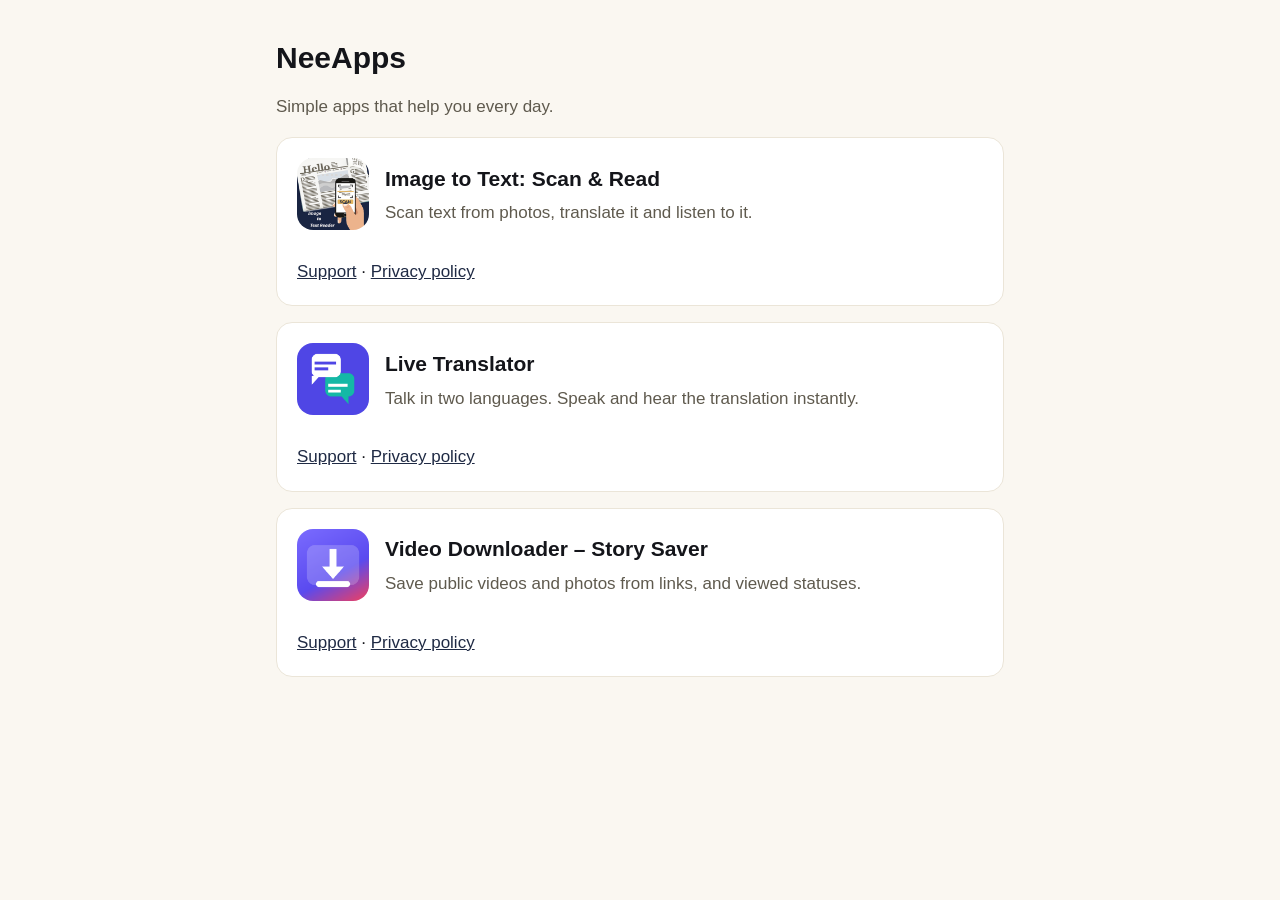
<file: index.html>
<!doctype html>
<html lang="en"><head><meta charset="utf-8"><meta name="viewport" content="width=device-width, initial-scale=1">
<title>NeeApps</title><link rel="stylesheet" href="style.css"></head>
<body><main>
<h1>NeeApps</h1>
<p class="muted">Simple apps that help you every day.</p>
<div class="card">
  <header><img src="image-to-text/icon.png" alt=""><div><h2 style="margin:0">Image to Text: Scan &amp; Read</h2><p class="muted" style="margin:4px 0 0">Scan text from photos, translate it and listen to it.</p></div></header>
  <a href="image-to-text/support.html">Support</a> · <a href="image-to-text/privacy.html">Privacy policy</a>
</div>
<div class="card">
  <header><img src="live-translator/icon.png" alt=""><div><h2 style="margin:0">Live Translator</h2><p class="muted" style="margin:4px 0 0">Talk in two languages. Speak and hear the translation instantly.</p></div></header>
  <a href="live-translator/support.html">Support</a> · <a href="live-translator/privacy.html">Privacy policy</a>
</div>
<div class="card">
  <header><img src="video-downloader/icon.png" alt=""><div><h2 style="margin:0">Video Downloader – Story Saver</h2><p class="muted" style="margin:4px 0 0">Save public videos and photos from links, and viewed statuses.</p></div></header>
  <a href="video-downloader/support.html">Support</a> · <a href="video-downloader/privacy.html">Privacy policy</a>
</div>
</main></body></html>
</file>
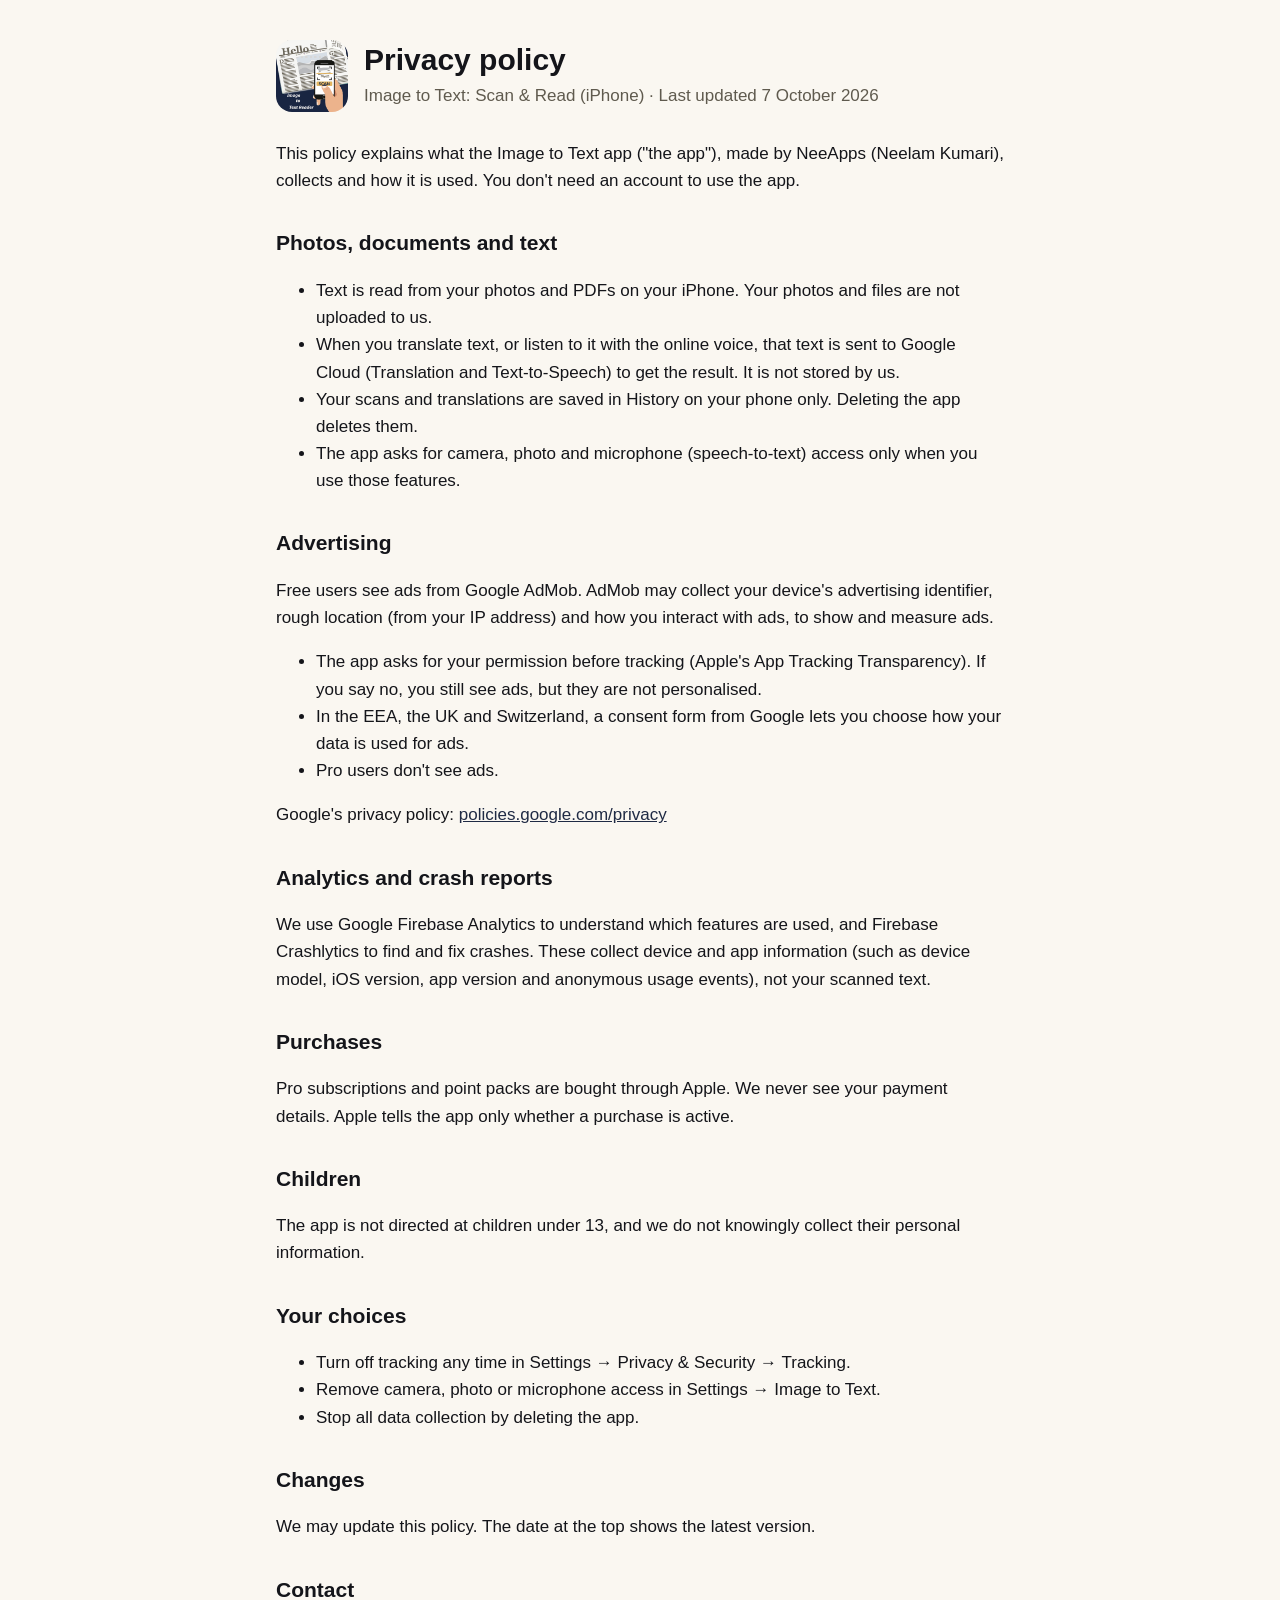
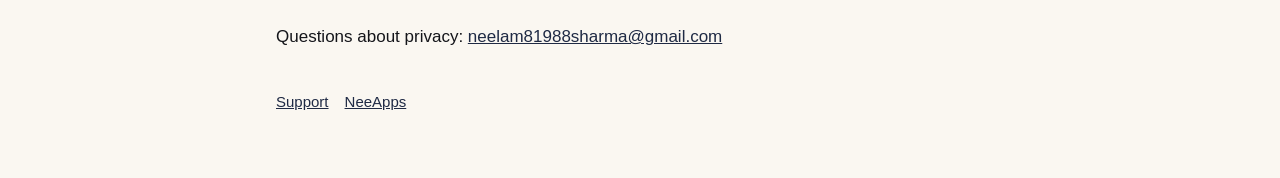
<file: image-to-text/privacy.html>
<!doctype html>
<html lang="en"><head><meta charset="utf-8"><meta name="viewport" content="width=device-width, initial-scale=1">
<title>Image to Text – Privacy policy</title><link rel="stylesheet" href="../style.css"></head>
<body><main>
<header><img src="icon.png" alt=""><div><h1>Privacy policy</h1><p class="muted" style="margin:4px 0 0">Image to Text: Scan &amp; Read (iPhone) · Last updated 7 October 2026</p></div></header>

<p>This policy explains what the Image to Text app ("the app"), made by NeeApps (Neelam Kumari), collects and how it is used. You don't need an account to use the app.</p>

<h2>Photos, documents and text</h2>
<ul>
<li>Text is read from your photos and PDFs on your iPhone. Your photos and files are not uploaded to us.</li>
<li>When you translate text, or listen to it with the online voice, that text is sent to Google Cloud (Translation and Text-to-Speech) to get the result. It is not stored by us.</li>
<li>Your scans and translations are saved in History on your phone only. Deleting the app deletes them.</li>
<li>The app asks for camera, photo and microphone (speech-to-text) access only when you use those features.</li>
</ul>

<h2>Advertising</h2>
<p>Free users see ads from Google AdMob. AdMob may collect your device's advertising identifier, rough location (from your IP address) and how you interact with ads, to show and measure ads.</p>
<ul>
<li>The app asks for your permission before tracking (Apple's App Tracking Transparency). If you say no, you still see ads, but they are not personalised.</li>
<li>In the EEA, the UK and Switzerland, a consent form from Google lets you choose how your data is used for ads.</li>
<li>Pro users don't see ads.</li>
</ul>
<p>Google's privacy policy: <a href="https://policies.google.com/privacy">policies.google.com/privacy</a></p>

<h2>Analytics and crash reports</h2>
<p>We use Google Firebase Analytics to understand which features are used, and Firebase Crashlytics to find and fix crashes. These collect device and app information (such as device model, iOS version, app version and anonymous usage events), not your scanned text.</p>

<h2>Purchases</h2>
<p>Pro subscriptions and point packs are bought through Apple. We never see your payment details. Apple tells the app only whether a purchase is active.</p>

<h2>Children</h2>
<p>The app is not directed at children under 13, and we do not knowingly collect their personal information.</p>

<h2>Your choices</h2>
<ul>
<li>Turn off tracking any time in Settings → Privacy &amp; Security → Tracking.</li>
<li>Remove camera, photo or microphone access in Settings → Image to Text.</li>
<li>Stop all data collection by deleting the app.</li>
</ul>

<h2>Changes</h2>
<p>We may update this policy. The date at the top shows the latest version.</p>

<h2>Contact</h2>
<p>Questions about privacy: <a href="mailto:neelam81988sharma@gmail.com">neelam81988sharma@gmail.com</a></p>

<nav><a href="support.html">Support</a><a href="../index.html">NeeApps</a></nav>
</main></body></html>
</file>
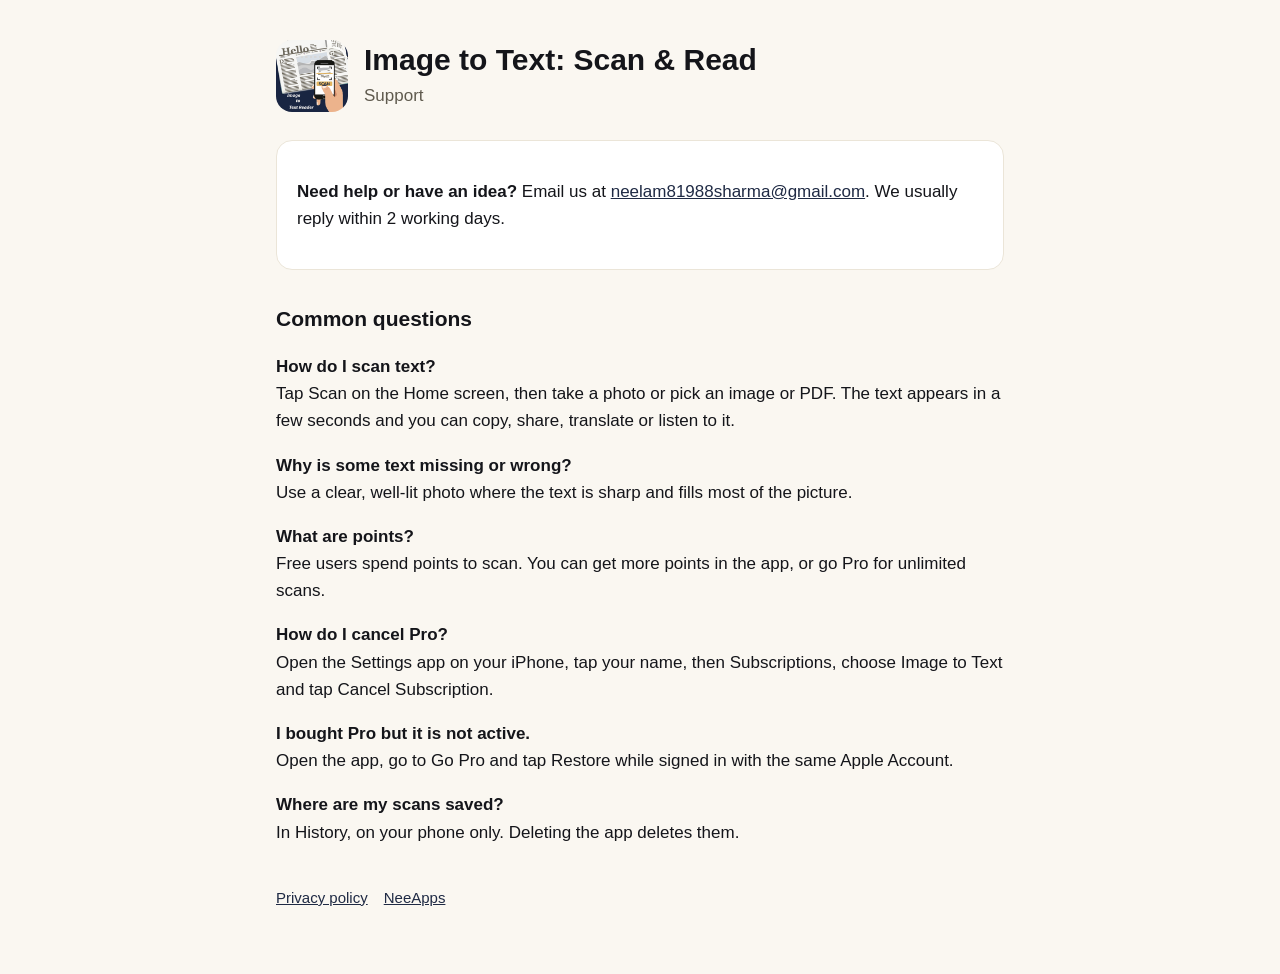
<file: image-to-text/support.html>
<!doctype html>
<html lang="en"><head><meta charset="utf-8"><meta name="viewport" content="width=device-width, initial-scale=1">
<title>Image to Text – Support</title><link rel="stylesheet" href="../style.css"></head>
<body><main>
<header><img src="icon.png" alt=""><div><h1>Image to Text: Scan &amp; Read</h1><p class="muted" style="margin:4px 0 0">Support</p></div></header>

<div class="card">
<p><strong>Need help or have an idea?</strong> Email us at <a href="mailto:neelam81988sharma@gmail.com">neelam81988sharma@gmail.com</a>. We usually reply within 2 working days.</p>
</div>

<h2>Common questions</h2>
<p><strong>How do I scan text?</strong><br>Tap Scan on the Home screen, then take a photo or pick an image or PDF. The text appears in a few seconds and you can copy, share, translate or listen to it.</p>
<p><strong>Why is some text missing or wrong?</strong><br>Use a clear, well-lit photo where the text is sharp and fills most of the picture.</p>
<p><strong>What are points?</strong><br>Free users spend points to scan. You can get more points in the app, or go Pro for unlimited scans.</p>
<p><strong>How do I cancel Pro?</strong><br>Open the Settings app on your iPhone, tap your name, then Subscriptions, choose Image to Text and tap Cancel Subscription.</p>
<p><strong>I bought Pro but it is not active.</strong><br>Open the app, go to Go Pro and tap Restore while signed in with the same Apple Account.</p>
<p><strong>Where are my scans saved?</strong><br>In History, on your phone only. Deleting the app deletes them.</p>

<nav><a href="privacy.html">Privacy policy</a><a href="../index.html">NeeApps</a></nav>
</main></body></html>
</file>
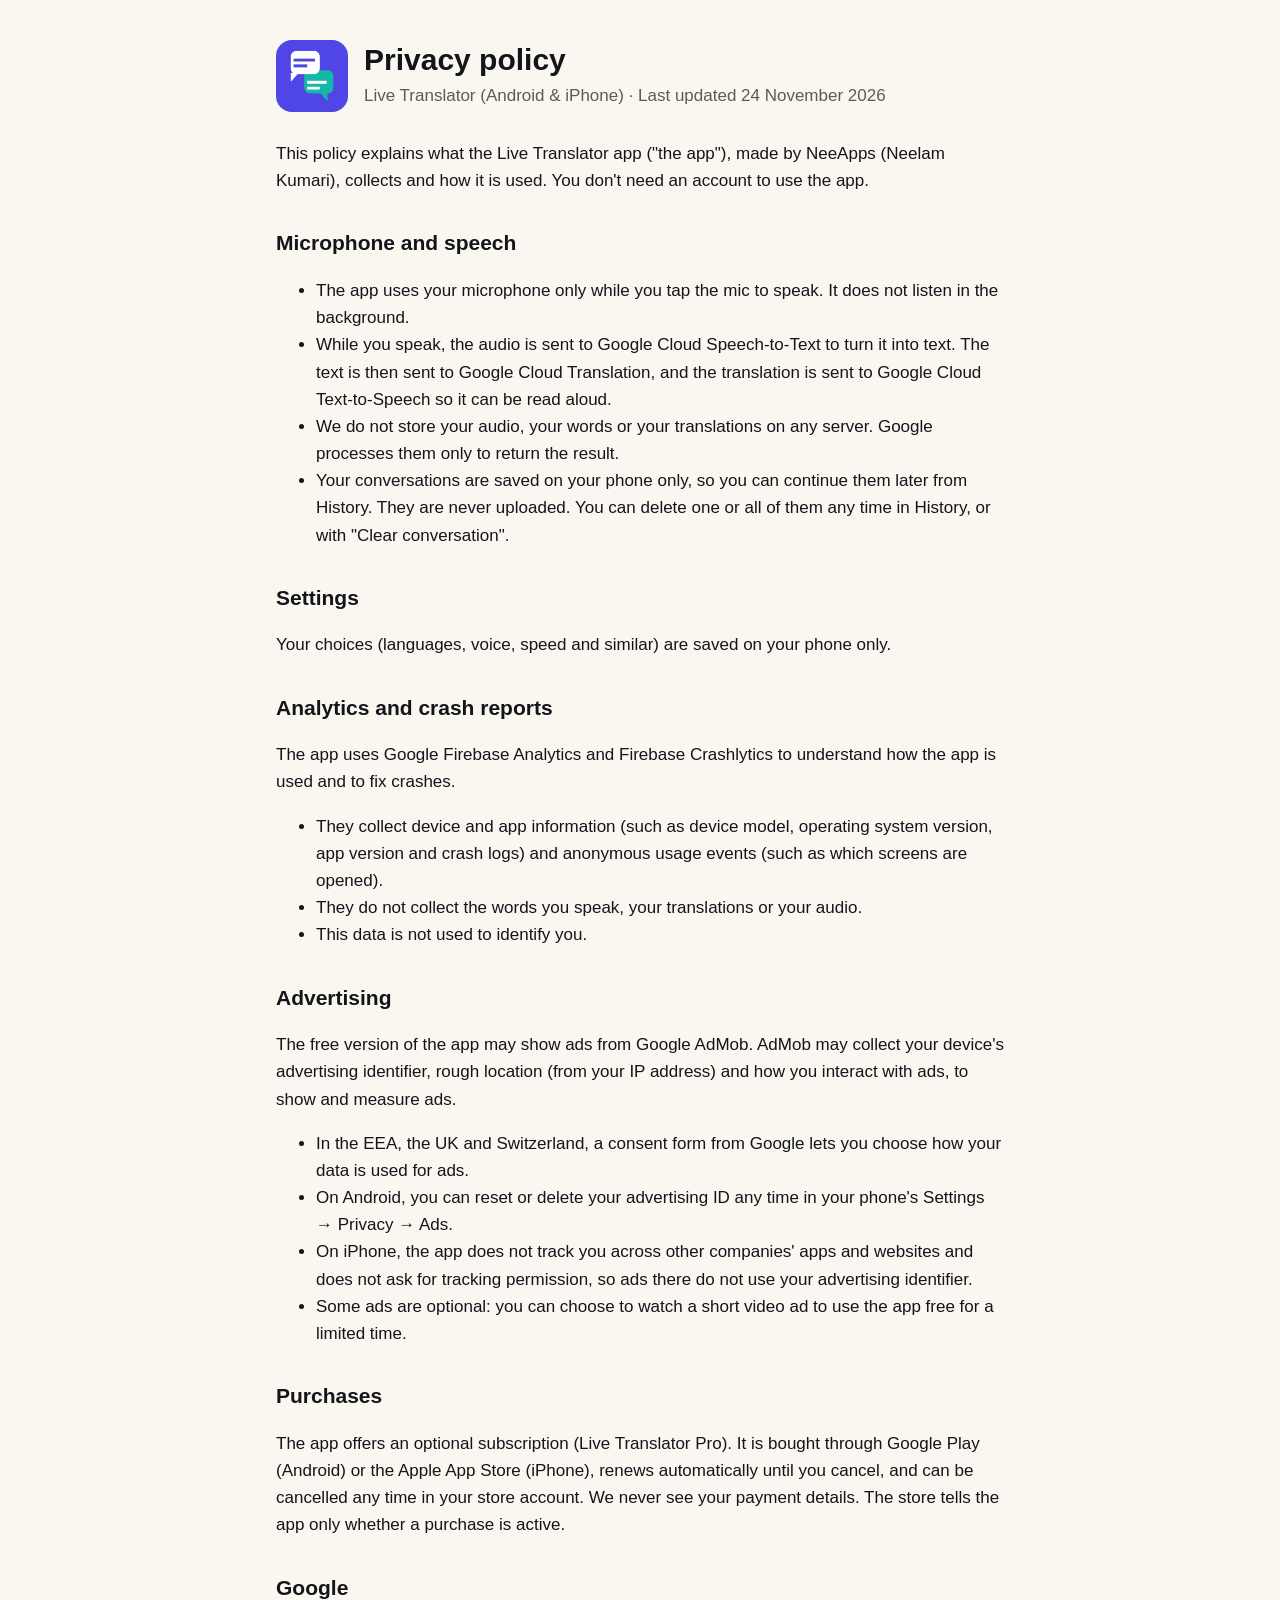
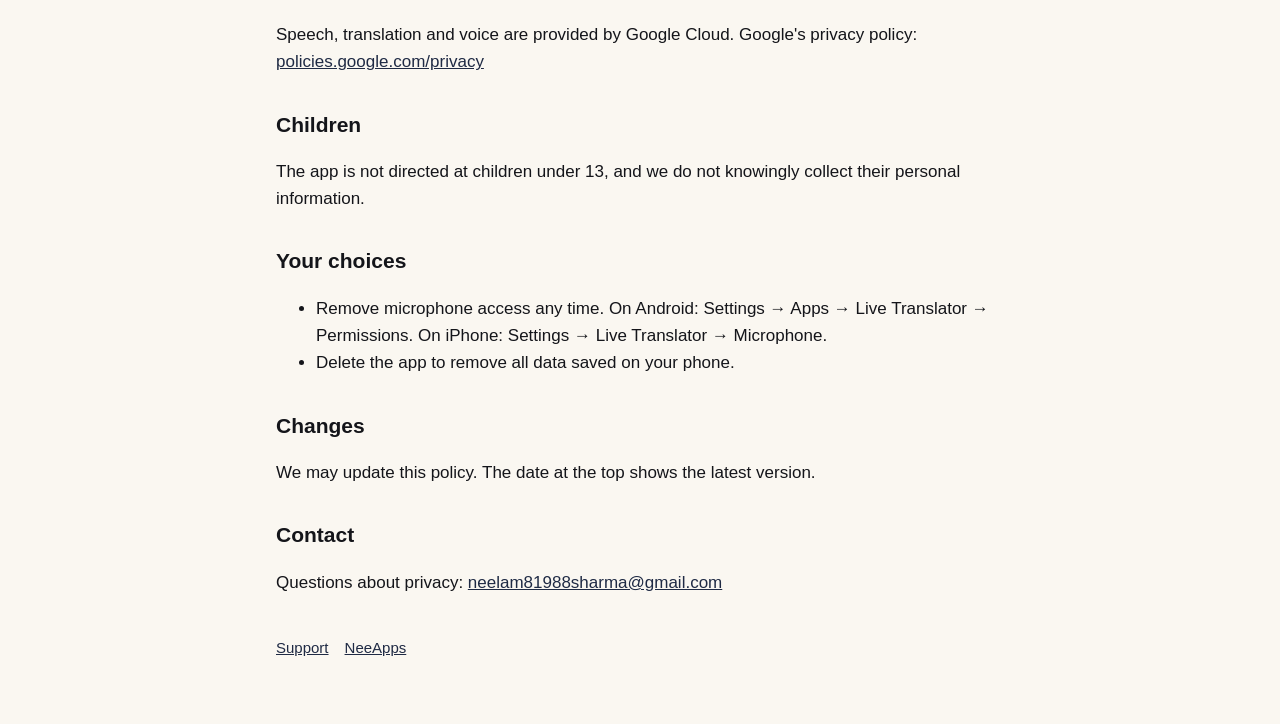
<file: live-translator/privacy.html>
<!doctype html>
<html lang="en"><head><meta charset="utf-8"><meta name="viewport" content="width=device-width, initial-scale=1">
<title>Live Translator – Privacy policy</title><link rel="stylesheet" href="../style.css"></head>
<body><main>
<header><img src="icon.png" alt=""><div><h1>Privacy policy</h1><p class="muted" style="margin:4px 0 0">Live Translator (Android &amp; iPhone) · Last updated 24 November 2026</p></div></header>

<p>This policy explains what the Live Translator app ("the app"), made by NeeApps (Neelam Kumari), collects and how it is used. You don't need an account to use the app.</p>

<h2>Microphone and speech</h2>
<ul>
<li>The app uses your microphone only while you tap the mic to speak. It does not listen in the background.</li>
<li>While you speak, the audio is sent to Google Cloud Speech-to-Text to turn it into text. The text is then sent to Google Cloud Translation, and the translation is sent to Google Cloud Text-to-Speech so it can be read aloud.</li>
<li>We do not store your audio, your words or your translations on any server. Google processes them only to return the result.</li>
<li>Your conversations are saved on your phone only, so you can continue them later from History. They are never uploaded. You can delete one or all of them any time in History, or with "Clear conversation".</li>
</ul>

<h2>Settings</h2>
<p>Your choices (languages, voice, speed and similar) are saved on your phone only.</p>

<h2>Analytics and crash reports</h2>
<p>The app uses Google Firebase Analytics and Firebase Crashlytics to understand how the app is used and to fix crashes.</p>
<ul>
<li>They collect device and app information (such as device model, operating system version, app version and crash logs) and anonymous usage events (such as which screens are opened).</li>
<li>They do not collect the words you speak, your translations or your audio.</li>
<li>This data is not used to identify you.</li>
</ul>

<h2>Advertising</h2>
<p>The free version of the app may show ads from Google AdMob. AdMob may collect your device's advertising identifier, rough location (from your IP address) and how you interact with ads, to show and measure ads.</p>
<ul>
<li>In the EEA, the UK and Switzerland, a consent form from Google lets you choose how your data is used for ads.</li>
<li>On Android, you can reset or delete your advertising ID any time in your phone's Settings → Privacy → Ads.</li>
<li>On iPhone, the app does not track you across other companies' apps and websites and does not ask for tracking permission, so ads there do not use your advertising identifier.</li>
<li>Some ads are optional: you can choose to watch a short video ad to use the app free for a limited time.</li>
</ul>

<h2>Purchases</h2>
<p>The app offers an optional subscription (Live Translator Pro). It is bought through Google Play (Android) or the Apple App Store (iPhone), renews automatically until you cancel, and can be cancelled any time in your store account. We never see your payment details. The store tells the app only whether a purchase is active.</p>

<h2>Google</h2>
<p>Speech, translation and voice are provided by Google Cloud. Google's privacy policy: <a href="https://policies.google.com/privacy">policies.google.com/privacy</a></p>

<h2>Children</h2>
<p>The app is not directed at children under 13, and we do not knowingly collect their personal information.</p>

<h2>Your choices</h2>
<ul>
<li>Remove microphone access any time. On Android: Settings → Apps → Live Translator → Permissions. On iPhone: Settings → Live Translator → Microphone.</li>
<li>Delete the app to remove all data saved on your phone.</li>
</ul>

<h2>Changes</h2>
<p>We may update this policy. The date at the top shows the latest version.</p>

<h2>Contact</h2>
<p>Questions about privacy: <a href="mailto:neelam81988sharma@gmail.com">neelam81988sharma@gmail.com</a></p>

<nav><a href="support.html">Support</a><a href="../index.html">NeeApps</a></nav>
</main></body></html>
</file>
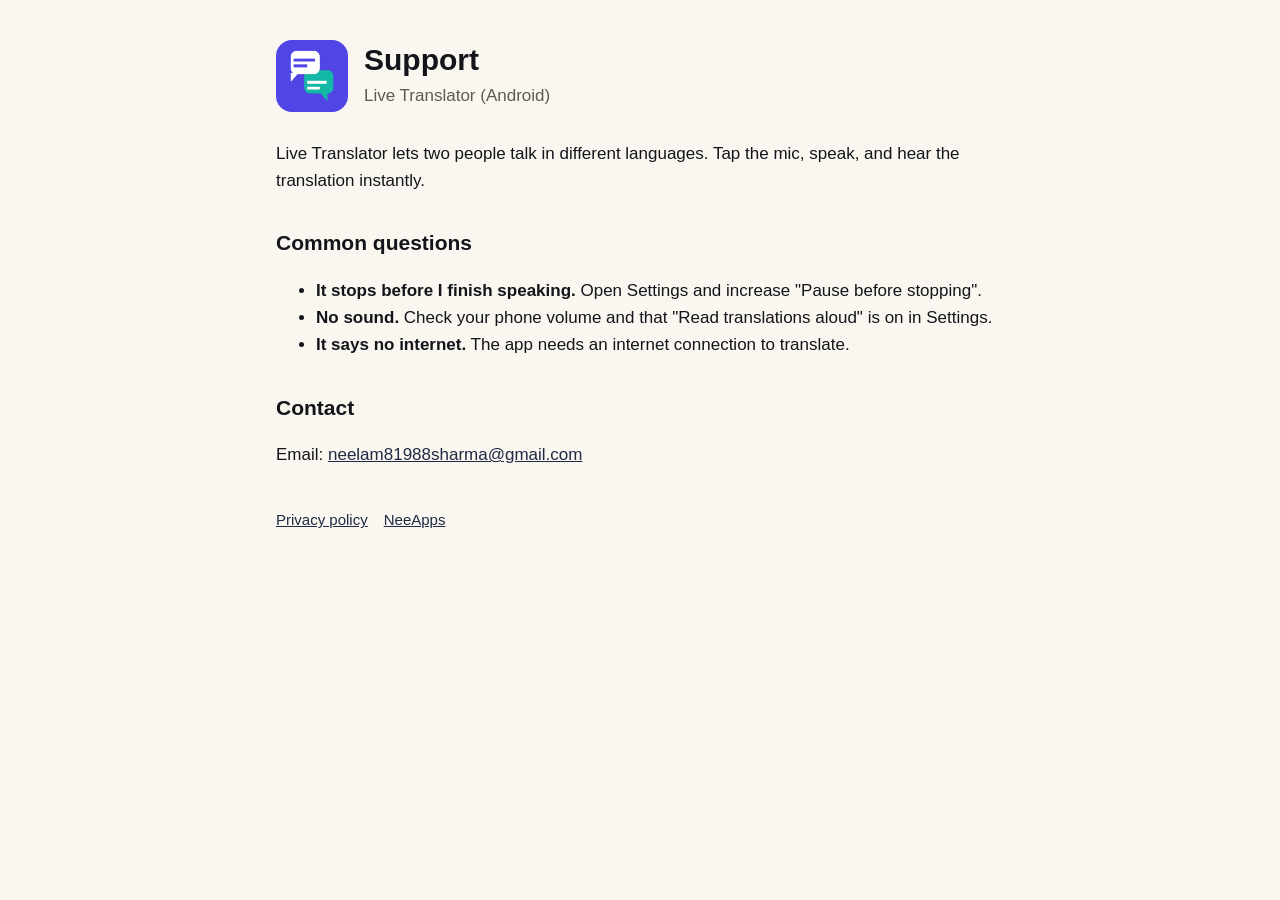
<file: live-translator/support.html>
<!doctype html>
<html lang="en"><head><meta charset="utf-8"><meta name="viewport" content="width=device-width, initial-scale=1">
<title>Live Translator – Support</title><link rel="stylesheet" href="../style.css"></head>
<body><main>
<header><img src="icon.png" alt=""><div><h1>Support</h1><p class="muted" style="margin:4px 0 0">Live Translator (Android)</p></div></header>
<p>Live Translator lets two people talk in different languages. Tap the mic, speak, and hear the translation instantly.</p>
<h2>Common questions</h2>
<ul>
<li><b>It stops before I finish speaking.</b> Open Settings and increase "Pause before stopping".</li>
<li><b>No sound.</b> Check your phone volume and that "Read translations aloud" is on in Settings.</li>
<li><b>It says no internet.</b> The app needs an internet connection to translate.</li>
</ul>
<h2>Contact</h2>
<p>Email: <a href="mailto:neelam81988sharma@gmail.com">neelam81988sharma@gmail.com</a></p>
<nav><a href="privacy.html">Privacy policy</a><a href="../index.html">NeeApps</a></nav>
</main></body></html>
</file>
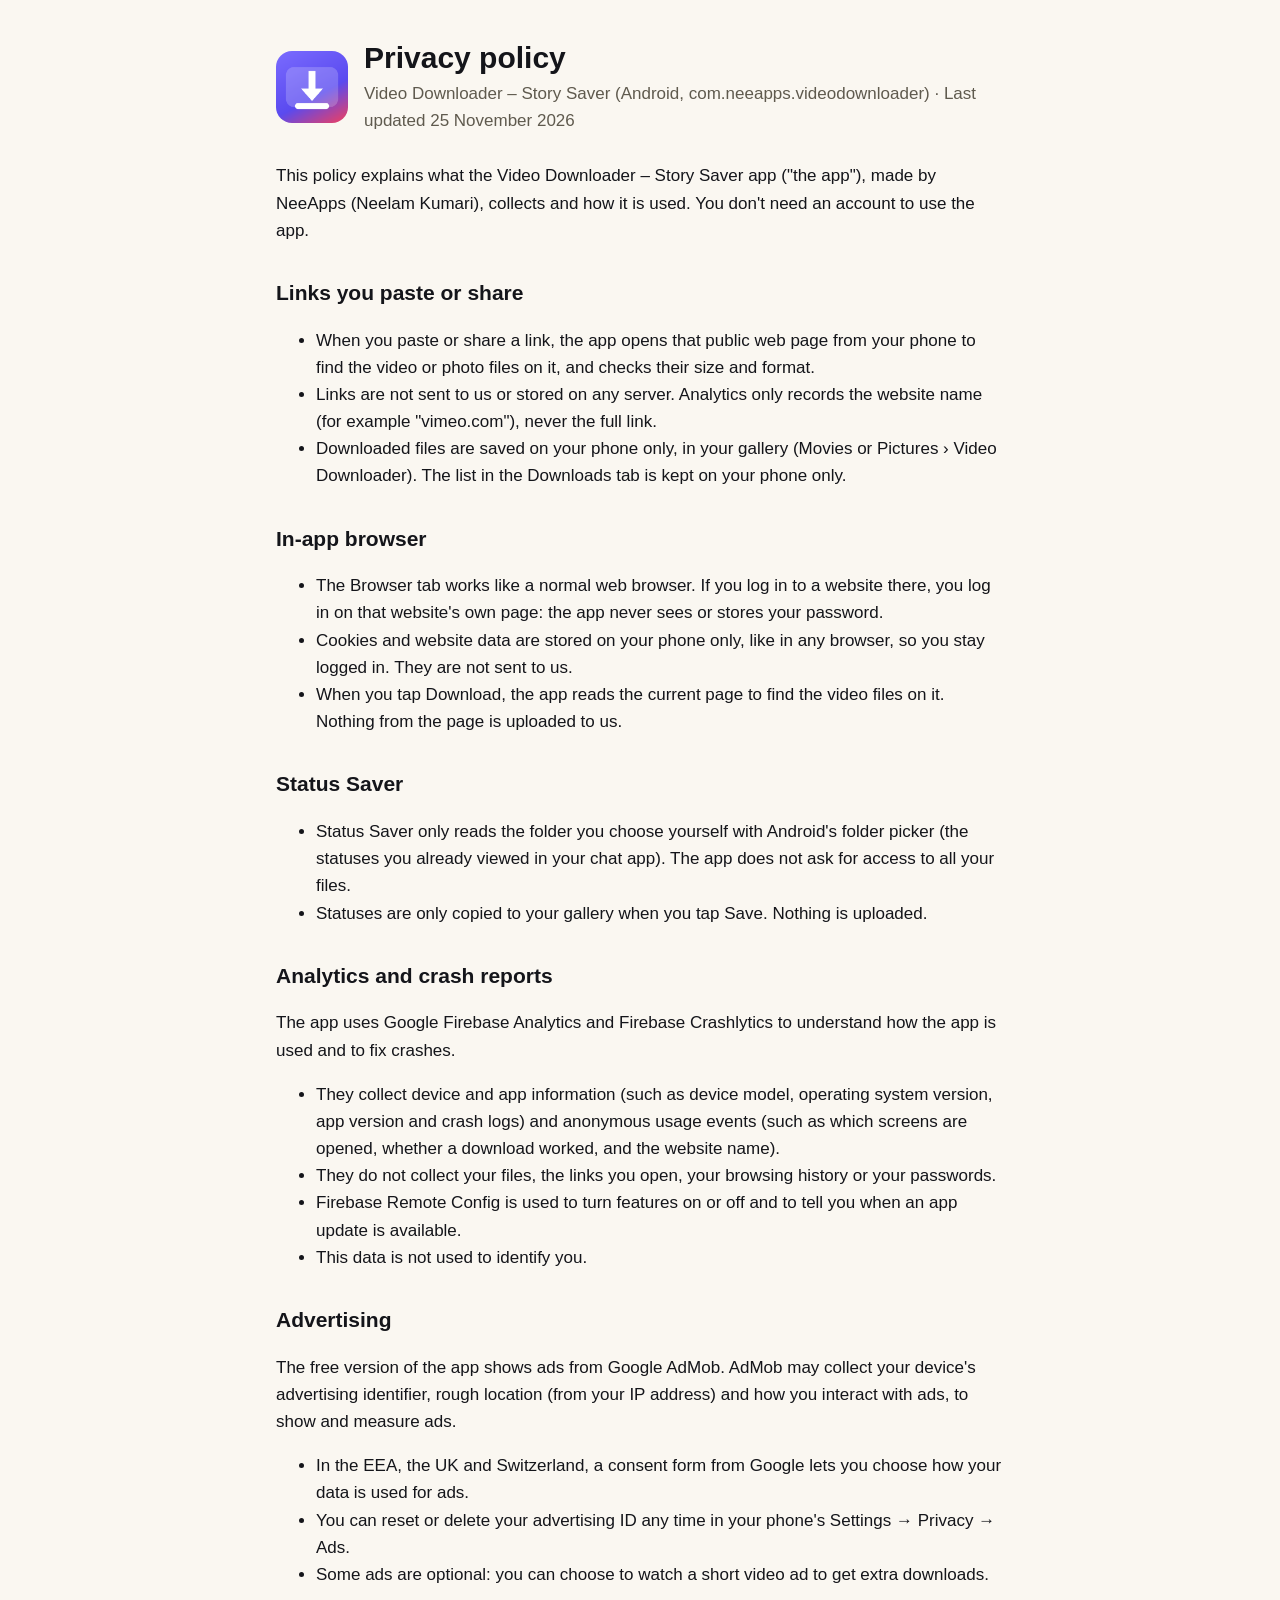
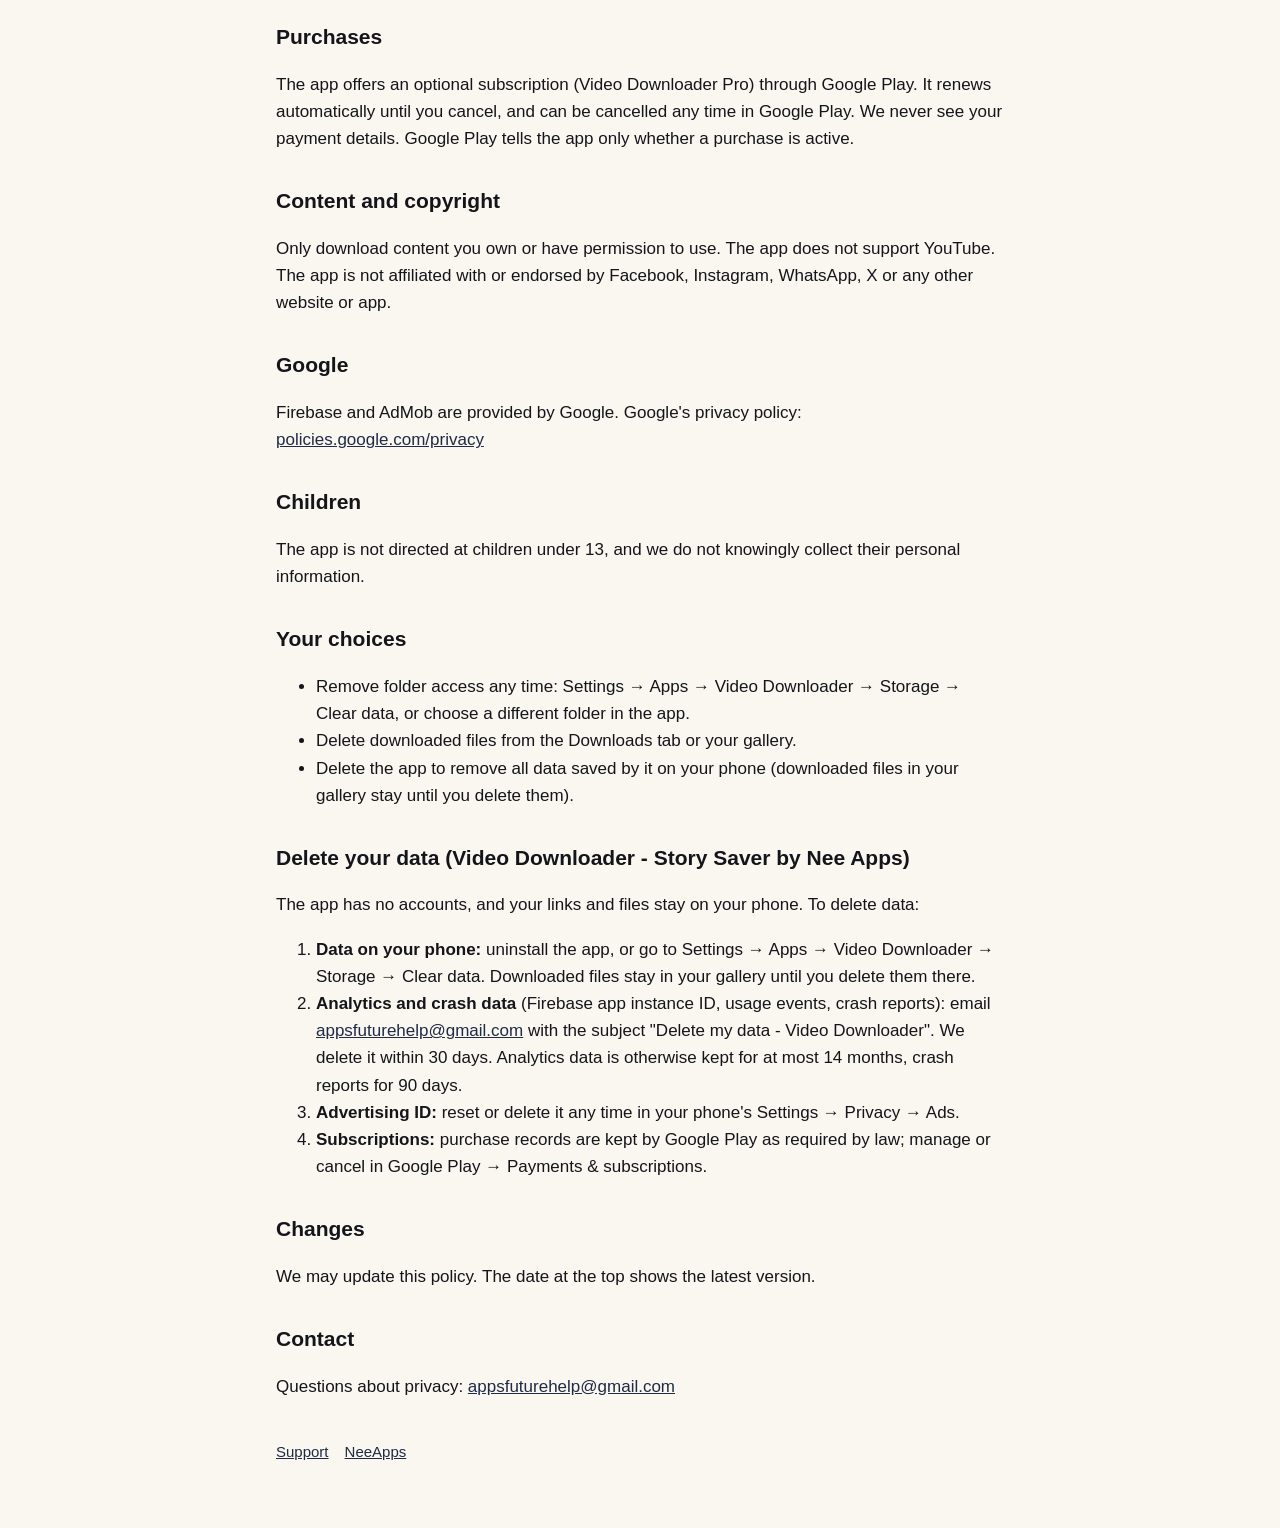
<file: video-downloader/privacy.html>
<!doctype html>
<html lang="en"><head><meta charset="utf-8"><meta name="viewport" content="width=device-width, initial-scale=1">
<title>Video Downloader – Story Saver – Privacy policy</title><link rel="stylesheet" href="../style.css"></head>
<body><main>
<header><img src="icon.png" alt=""><div><h1>Privacy policy</h1><p class="muted" style="margin:4px 0 0">Video Downloader – Story Saver (Android, com.neeapps.videodownloader) · Last updated 25 November 2026</p></div></header>

<p>This policy explains what the Video Downloader – Story Saver app ("the app"), made by NeeApps (Neelam Kumari), collects and how it is used. You don't need an account to use the app.</p>

<h2>Links you paste or share</h2>
<ul>
<li>When you paste or share a link, the app opens that public web page from your phone to find the video or photo files on it, and checks their size and format.</li>
<li>Links are not sent to us or stored on any server. Analytics only records the website name (for example "vimeo.com"), never the full link.</li>
<li>Downloaded files are saved on your phone only, in your gallery (Movies or Pictures › Video Downloader). The list in the Downloads tab is kept on your phone only.</li>
</ul>

<h2>In-app browser</h2>
<ul>
<li>The Browser tab works like a normal web browser. If you log in to a website there, you log in on that website's own page: the app never sees or stores your password.</li>
<li>Cookies and website data are stored on your phone only, like in any browser, so you stay logged in. They are not sent to us.</li>
<li>When you tap Download, the app reads the current page to find the video files on it. Nothing from the page is uploaded to us.</li>
</ul>

<h2>Status Saver</h2>
<ul>
<li>Status Saver only reads the folder you choose yourself with Android's folder picker (the statuses you already viewed in your chat app). The app does not ask for access to all your files.</li>
<li>Statuses are only copied to your gallery when you tap Save. Nothing is uploaded.</li>
</ul>

<h2>Analytics and crash reports</h2>
<p>The app uses Google Firebase Analytics and Firebase Crashlytics to understand how the app is used and to fix crashes.</p>
<ul>
<li>They collect device and app information (such as device model, operating system version, app version and crash logs) and anonymous usage events (such as which screens are opened, whether a download worked, and the website name).</li>
<li>They do not collect your files, the links you open, your browsing history or your passwords.</li>
<li>Firebase Remote Config is used to turn features on or off and to tell you when an app update is available.</li>
<li>This data is not used to identify you.</li>
</ul>

<h2>Advertising</h2>
<p>The free version of the app shows ads from Google AdMob. AdMob may collect your device's advertising identifier, rough location (from your IP address) and how you interact with ads, to show and measure ads.</p>
<ul>
<li>In the EEA, the UK and Switzerland, a consent form from Google lets you choose how your data is used for ads.</li>
<li>You can reset or delete your advertising ID any time in your phone's Settings → Privacy → Ads.</li>
<li>Some ads are optional: you can choose to watch a short video ad to get extra downloads.</li>
</ul>

<h2>Purchases</h2>
<p>The app offers an optional subscription (Video Downloader Pro) through Google Play. It renews automatically until you cancel, and can be cancelled any time in Google Play. We never see your payment details. Google Play tells the app only whether a purchase is active.</p>

<h2>Content and copyright</h2>
<p>Only download content you own or have permission to use. The app does not support YouTube. The app is not affiliated with or endorsed by Facebook, Instagram, WhatsApp, X or any other website or app.</p>

<h2>Google</h2>
<p>Firebase and AdMob are provided by Google. Google's privacy policy: <a href="https://policies.google.com/privacy">policies.google.com/privacy</a></p>

<h2>Children</h2>
<p>The app is not directed at children under 13, and we do not knowingly collect their personal information.</p>

<h2>Your choices</h2>
<ul>
<li>Remove folder access any time: Settings → Apps → Video Downloader → Storage → Clear data, or choose a different folder in the app.</li>
<li>Delete downloaded files from the Downloads tab or your gallery.</li>
<li>Delete the app to remove all data saved by it on your phone (downloaded files in your gallery stay until you delete them).</li>
</ul>

<h2 id="delete-data">Delete your data (Video Downloader - Story Saver by Nee Apps)</h2>
<p>The app has no accounts, and your links and files stay on your phone. To delete data:</p>
<ol>
<li><b>Data on your phone:</b> uninstall the app, or go to Settings → Apps → Video Downloader → Storage → Clear data. Downloaded files stay in your gallery until you delete them there.</li>
<li><b>Analytics and crash data</b> (Firebase app instance ID, usage events, crash reports): email <a href="mailto:appsfuturehelp@gmail.com?subject=Delete%20my%20data%20-%20Video%20Downloader">appsfuturehelp@gmail.com</a> with the subject "Delete my data - Video Downloader". We delete it within 30 days. Analytics data is otherwise kept for at most 14 months, crash reports for 90 days.</li>
<li><b>Advertising ID:</b> reset or delete it any time in your phone's Settings → Privacy → Ads.</li>
<li><b>Subscriptions:</b> purchase records are kept by Google Play as required by law; manage or cancel in Google Play → Payments &amp; subscriptions.</li>
</ol>

<h2>Changes</h2>
<p>We may update this policy. The date at the top shows the latest version.</p>

<h2>Contact</h2>
<p>Questions about privacy: <a href="mailto:appsfuturehelp@gmail.com">appsfuturehelp@gmail.com</a></p>

<nav><a href="support.html">Support</a><a href="../index.html">NeeApps</a></nav>
</main></body></html>
</file>
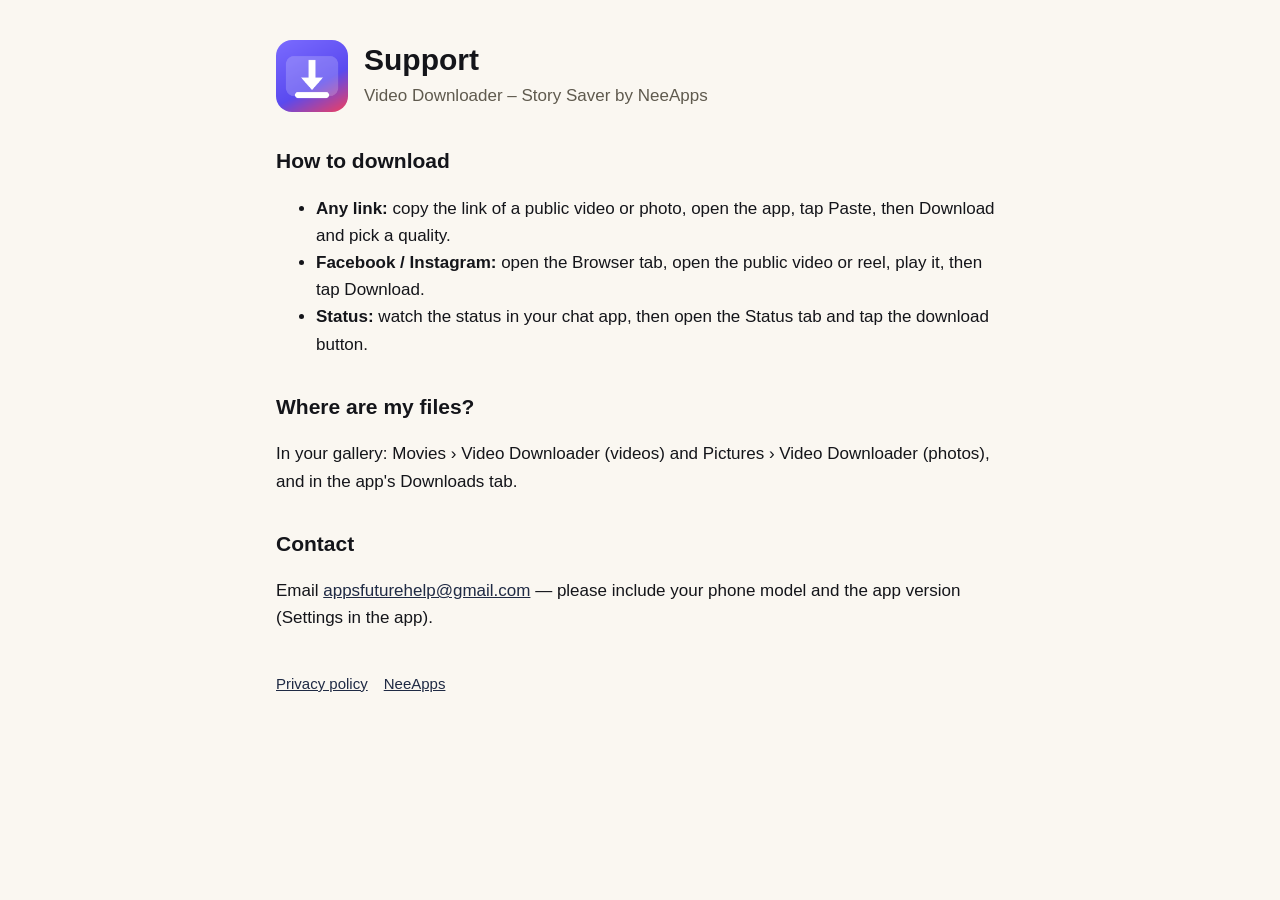
<file: video-downloader/support.html>
<!doctype html>
<html lang="en"><head><meta charset="utf-8"><meta name="viewport" content="width=device-width, initial-scale=1">
<title>Video Downloader – Story Saver – Support</title><link rel="stylesheet" href="../style.css"></head>
<body><main>
<header><img src="icon.png" alt=""><div><h1>Support</h1><p class="muted" style="margin:4px 0 0">Video Downloader – Story Saver by NeeApps</p></div></header>
<h2>How to download</h2>
<ul>
<li><b>Any link:</b> copy the link of a public video or photo, open the app, tap Paste, then Download and pick a quality.</li>
<li><b>Facebook / Instagram:</b> open the Browser tab, open the public video or reel, play it, then tap Download.</li>
<li><b>Status:</b> watch the status in your chat app, then open the Status tab and tap the download button.</li>
</ul>
<h2>Where are my files?</h2>
<p>In your gallery: Movies › Video Downloader (videos) and Pictures › Video Downloader (photos), and in the app's Downloads tab.</p>
<h2>Contact</h2>
<p>Email <a href="mailto:appsfuturehelp@gmail.com">appsfuturehelp@gmail.com</a> — please include your phone model and the app version (Settings in the app).</p>
<nav><a href="privacy.html">Privacy policy</a><a href="../index.html">NeeApps</a></nav>
</main></body></html>
</file>
<file: style.css>
:root{--ink:#14151A;--muted:#5F5A4E;--bg:#FAF7F1;--card:#FFFFFF;--navy:#1F2A44;--border:#EBE5D8;--gold:#B7811F}
@media (prefers-color-scheme: dark){:root{--ink:#F3F1EC;--muted:#B9B3A6;--bg:#14151A;--card:#1E2028;--navy:#9FB0D8;--border:#2E313B;--gold:#E3B45A}}
*{box-sizing:border-box}
body{margin:0;background:var(--bg);color:var(--ink);font:17px/1.6 -apple-system,BlinkMacSystemFont,"Segoe UI",Roboto,sans-serif}
main{max-width:760px;margin:0 auto;padding:40px 16px 64px}
header{display:flex;align-items:center;gap:16px;margin-bottom:28px}
header img{width:72px;height:72px;border-radius:16px}
h1{font-size:30px;line-height:1.2;margin:0}
h2{font-size:21px;margin:32px 0 8px}
p,li{color:var(--ink)}
.muted{color:var(--muted)}
.card{background:var(--card);border:1px solid var(--border);border-radius:16px;padding:20px;margin:16px 0}
a{color:var(--navy)}
nav{margin-top:40px;font-size:15px}
nav a{margin-right:16px}
</file>
